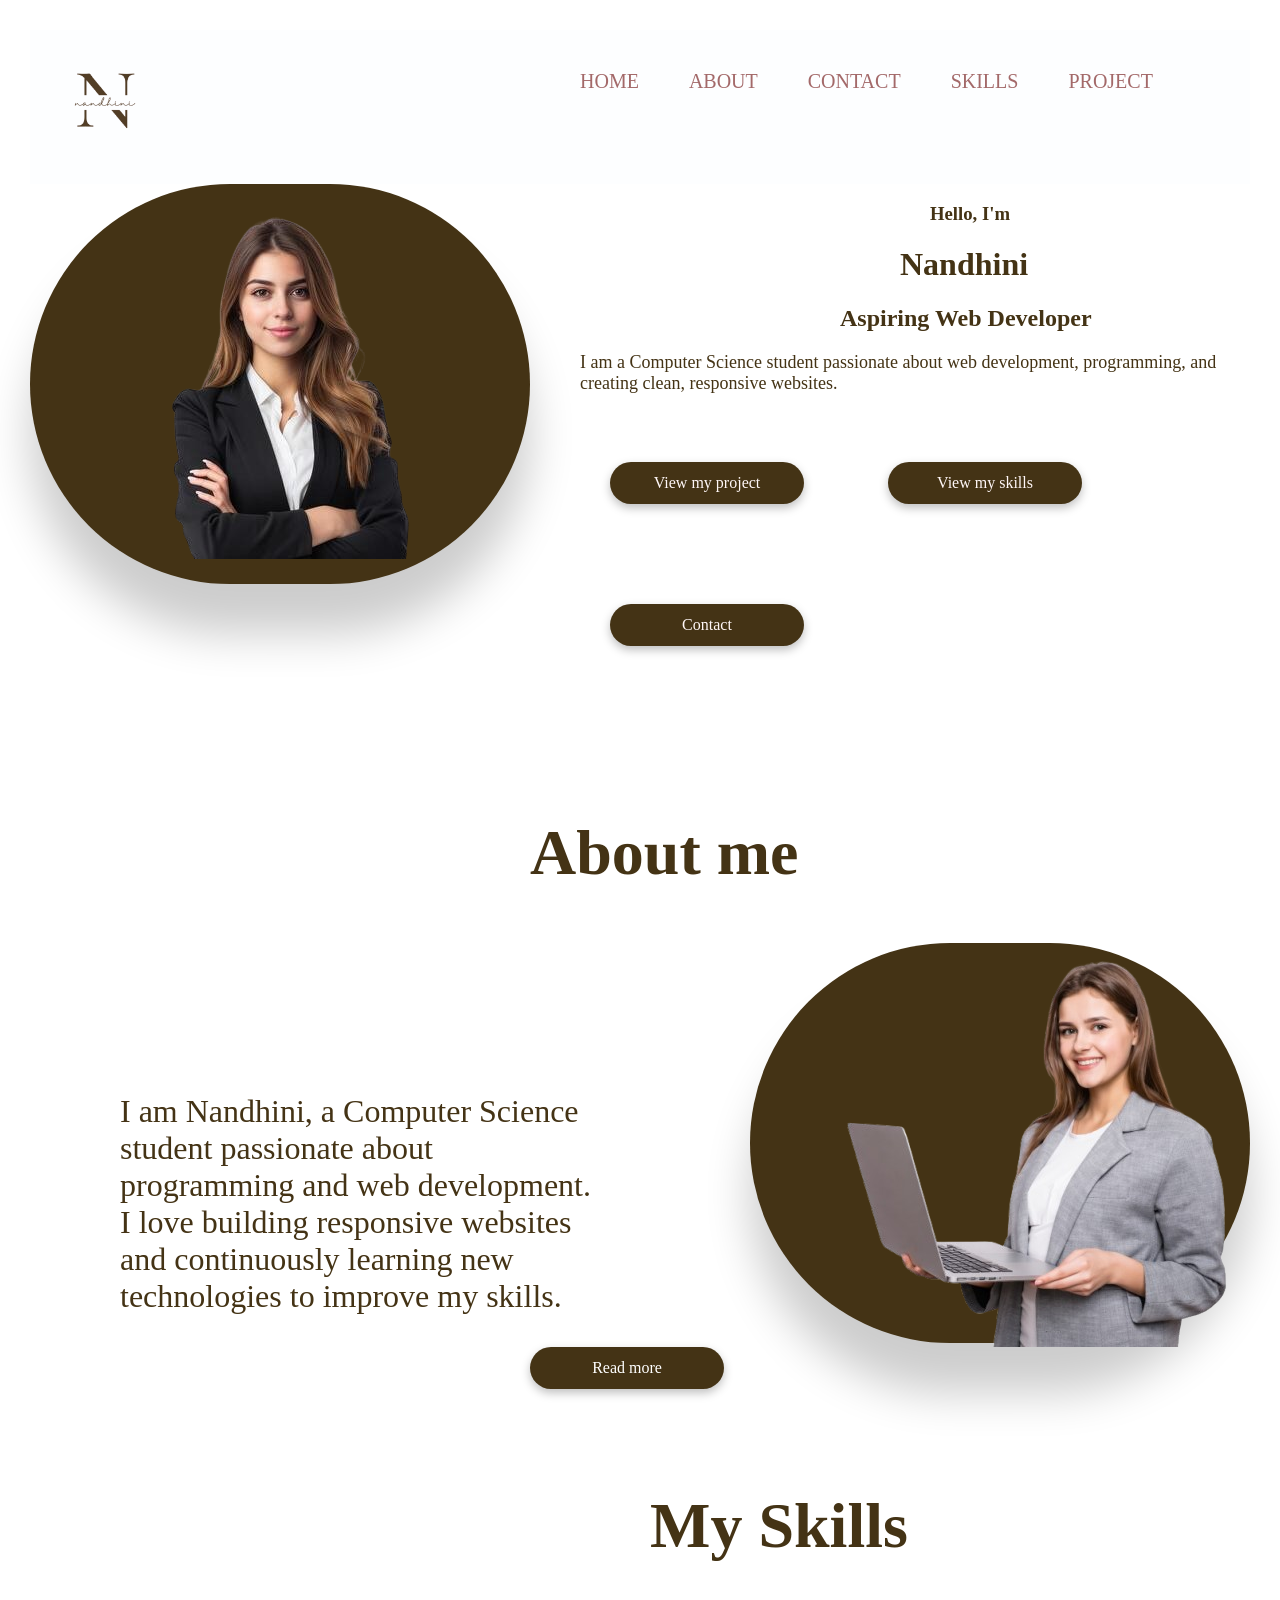
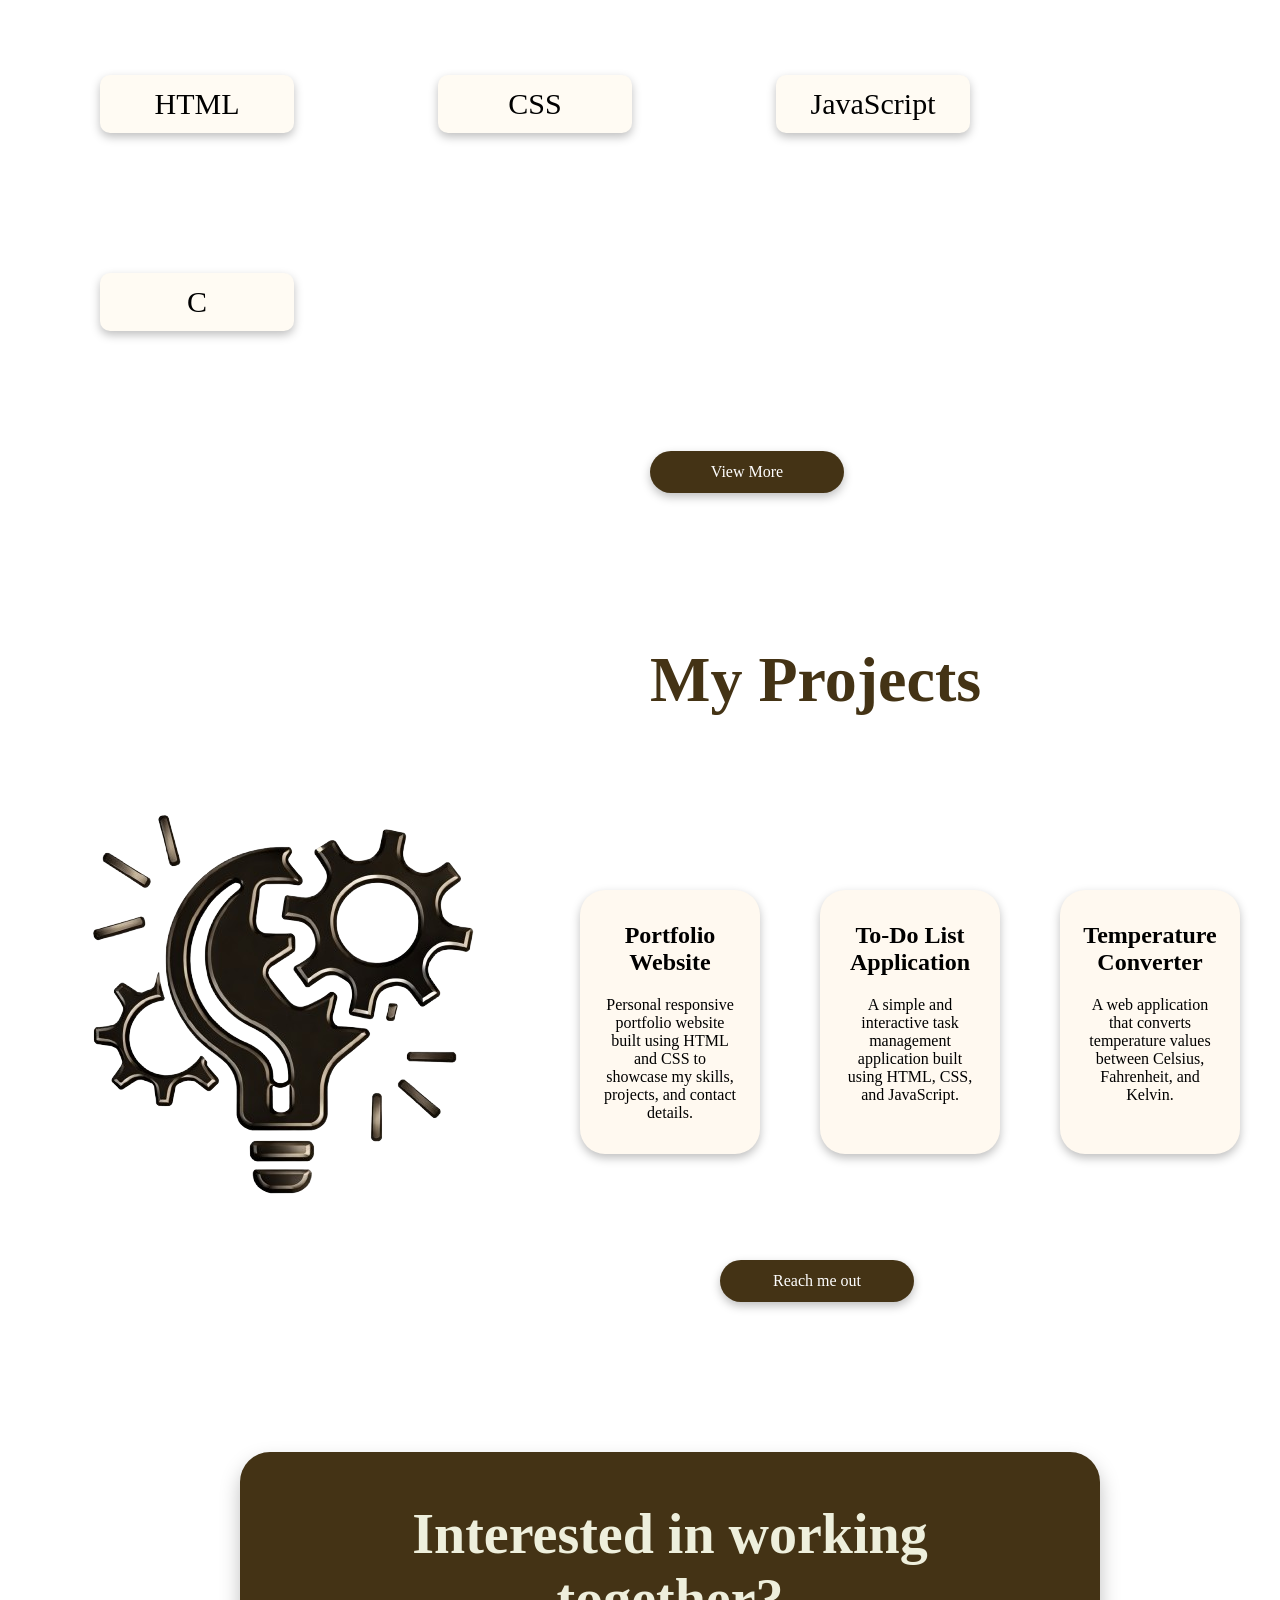
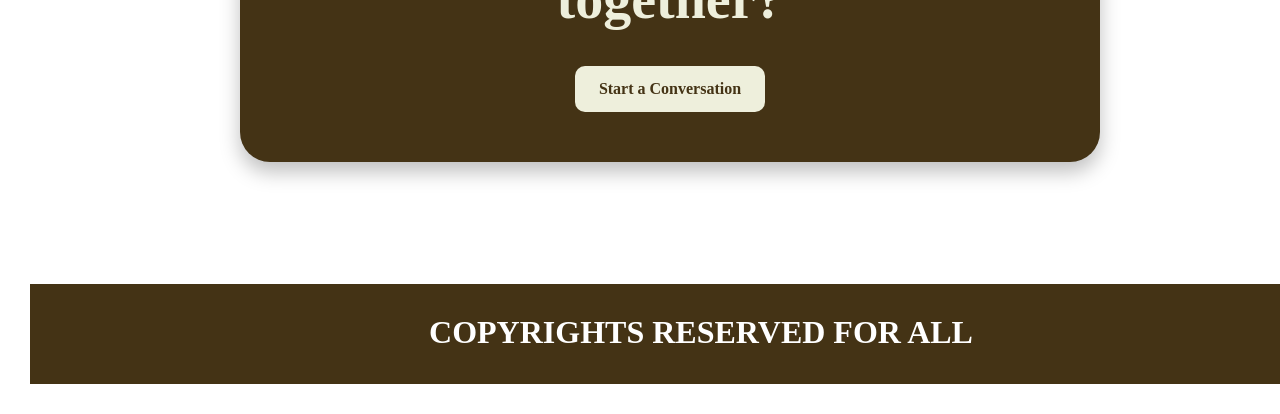
<file: index.html>
<!DOCTYPE html>
<html lang="en">
<head>
    <meta charset="UTF-8">
    <meta name="viewport" content="width=device-width, initial-scale=1.0">
    <title>Nandhini | Portfolio</title>
    <link rel="stylesheet" href="css/home.css">
</head>
<body>
   <div class="top"> <div class="logo">
        <img src="assets/images/logo.png" width="150" alt="Nandhini portfolio logo">
    </div>
  <div class="navbar">
    <nav>
        <a href="index.html">HOME</a>
         <a href="pages/about.html">ABOUT</a>
          <a href="pages/contact.html">CONTACT</a>
           <a href="pages/skills.html">SKILLS</a>
          <a href="pages/project.html">PROJECT</a>
    </nav>
  </div>
  </div>
  <div class="homebtn">
    <div class="homegrl">
<img class="homepic" src="assets/images/homegrl.png" alt="Illustration of a developer">
  </div>
  <div class="hero">
    <div class="hero-text">
        <h3>Hello, I'm</h3>
        <h1>Nandhini</h1>
        <h2>Aspiring Web Developer</h2>
         <p>
            I am a Computer Science student passionate about web development,
            programming, and creating clean, responsive websites.
        </p>
    </div>
    <div class="hero-btn">
        <a class="hero-btn1" href="pages/project.html">View my project</a>
        <a class="hero-btn1" href="pages/skills.html">View my skills</a>
        <a class="hero-btn1" href="pages/contact.html">Contact</a>
    </div>
  </div>
  </div>
  
  <div class="about-pw">
    <h2>About me</h2>
   <div class="homebtn1"> 
    <div class="abtAll">
    <p> I am Nandhini, a Computer Science student passionate about programming
     and web development. I love building responsive websites and continuously
     learning new technologies to improve my skills.</p>
     
    
  <div class="homegrl1">
<img class="homepic1" src="assets/images/homegrl2.png" alt="Developer illustration">

</div>
</div>
 <a href="pages/about.html">Read more</a>
  
  </div>
  </div>
  <div class="skills">
    <h1>My Skills</h1>
    <div class="skills-container">
        <div class="skill1">HTML</div>
        <div class="skill1">CSS</div>
        <div class="skill1">JavaScript</div>
        <div class="skill1">C</div>
        </div>
        <a href="pages/skills.html">View More</a>

  </div>
  <div class="project">
    <h1>My Projects</h1>
  <div class="proAll">
<img src="assets/images/b6a90dfd-8fc0-4a42-801d-daa6c09e5e01-removebg-preview.png" alt="Portfolio project preview">

<div class="pro-card">
    <h2>Portfolio Website</h2>
    <p>Personal responsive portfolio website built using HTML and CSS to showcase my skills, projects, and contact details.</p>
</div>
<div class="pro-card">
<h2>To-Do List Application</h2>
<p>A simple and interactive task management application built using HTML, CSS, and JavaScript.</p>
</div>
<div class="pro-card">
<h2>Temperature Converter</h2>

<p>A web application that converts temperature values between Celsius, Fahrenheit, and Kelvin.
</p>
</div>

</div>
<a href="pages/project.html">Reach me out</a>

  </div>
  <section class="homepage-contact" aria-labelledby="contact-teaser-title">
    <div class="contact-teaser-card">
      <h2 id="contact-teaser-title">Interested in working together?</h2>
      <a class="contact-teaser-button" href="pages/contact.html">Start a Conversation</a>
    </div>
  </section>
  <footer>
  <div class="footer">
    <h1>COPYRIGHTS RESERVED FOR ALL</h1>
  </div>
  </footer>
</body>
</html>
</file>
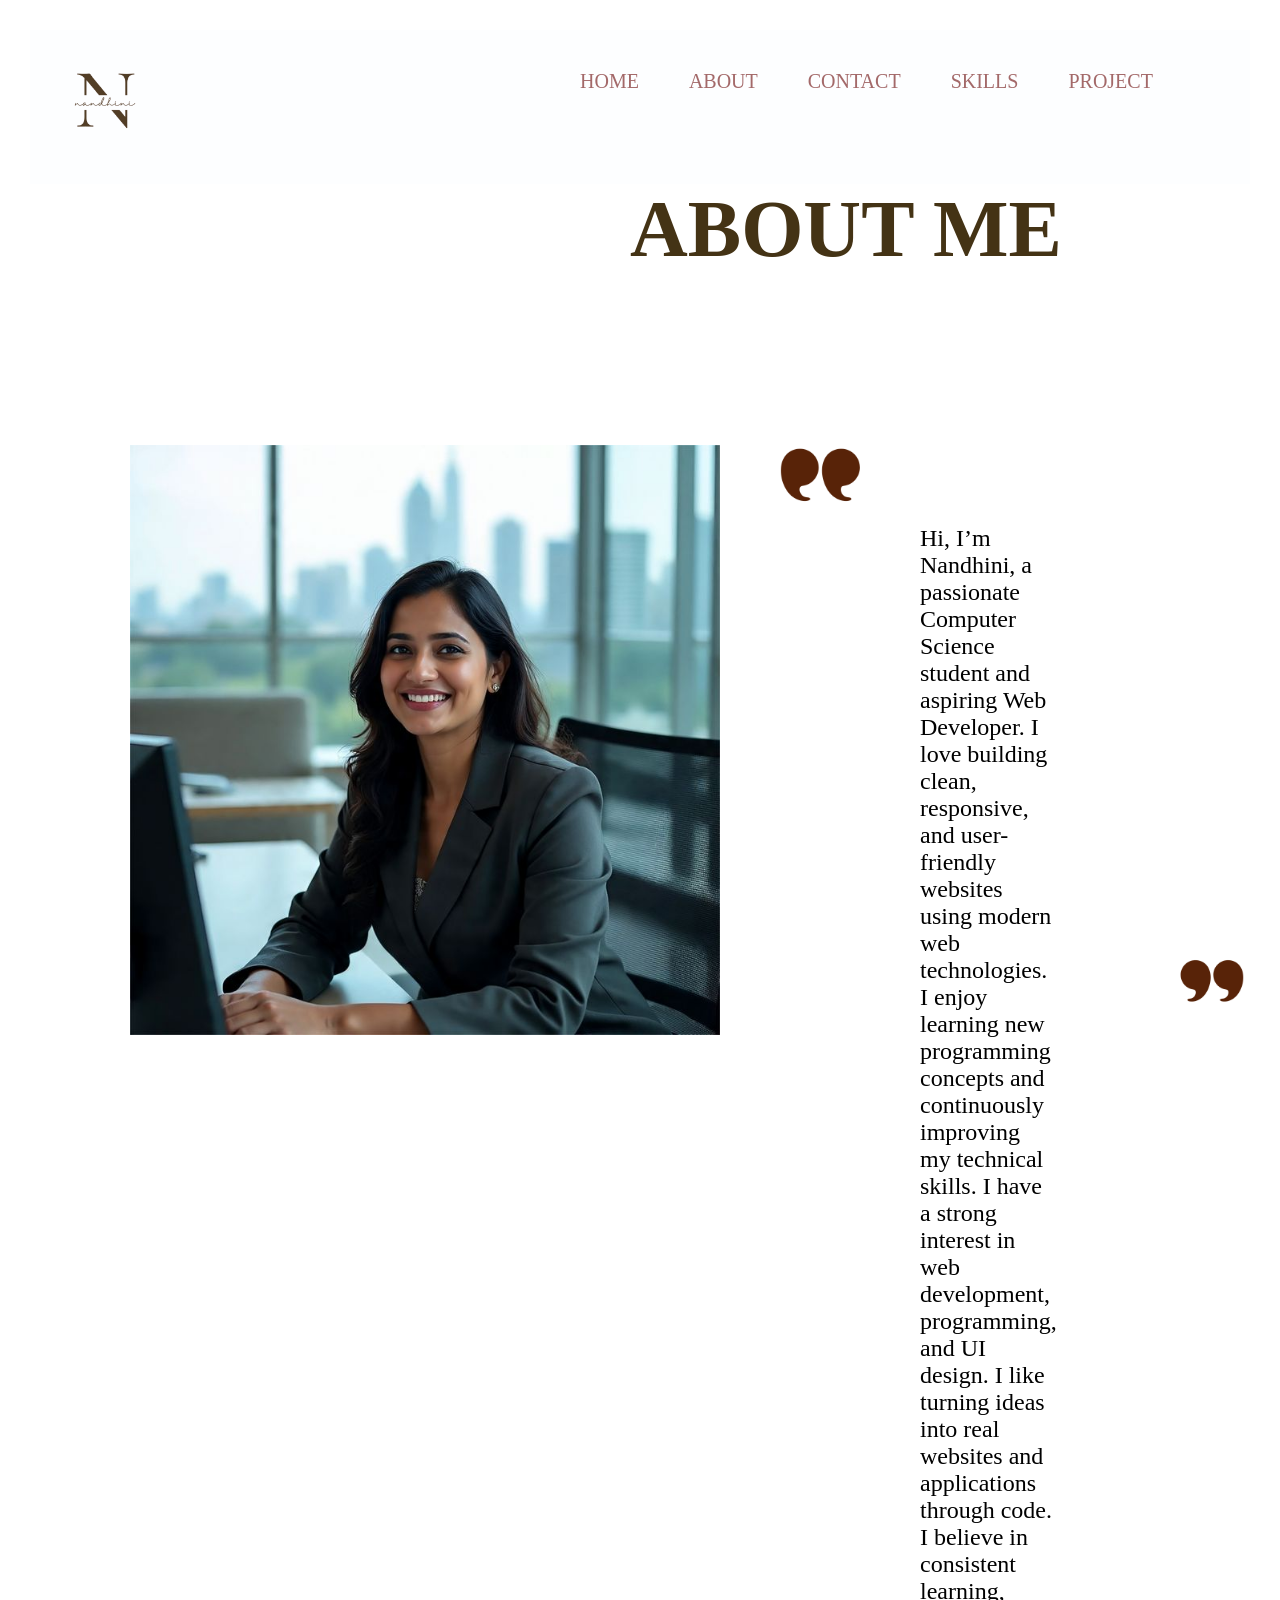
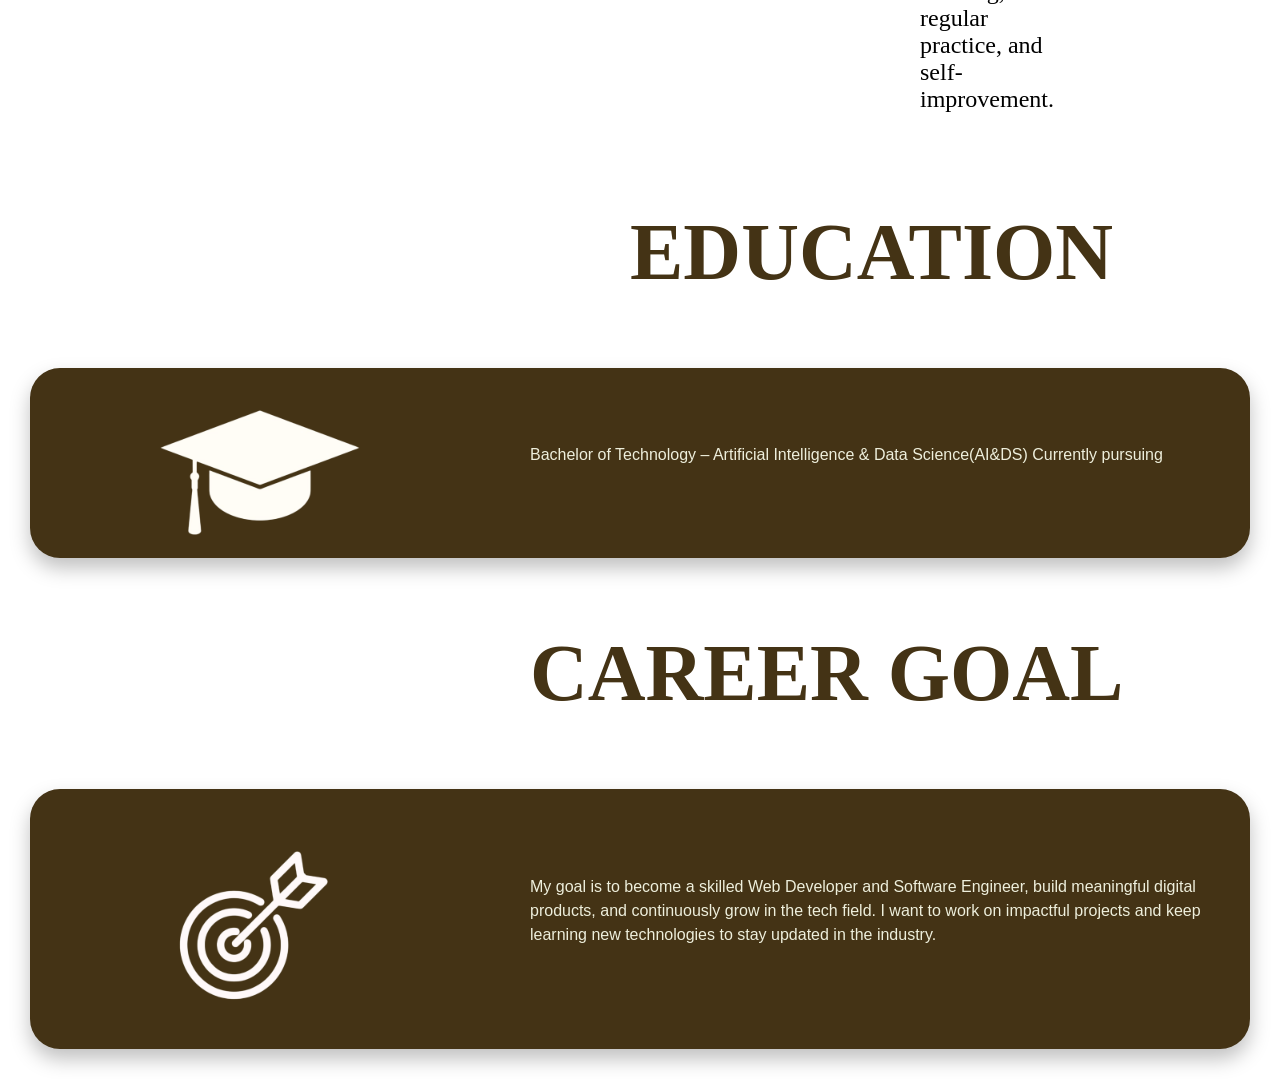
<file: pages/about.html>
<!DOCTYPE html>
<html lang="en">
<head>
    <meta charset="UTF-8">
    <meta name="viewport" content="width=device-width, initial-scale=1.0">
    <title>About | Nandhini</title>
     <link rel="stylesheet" href="../css/home.css">
      <link rel="stylesheet" href="../css/about.css">
</head>
<body>
    <div class="top"> <div class="logo">
        <img src="../assets/images/logo.png" width="150" alt="Nandhini portfolio logo">
    </div>
  <div class="navbar">
    <nav>
        <a href="../index.html">HOME</a>
         <a href="about.html">ABOUT</a>
          <a href="contact.html">CONTACT</a>
           <a href="skills.html">SKILLS</a>
            <a href="project.html">PROJECT</a>
    </nav>
  </div>
  </div>
  <div class="me-about">
    <h1>ABOUT ME</h1>
   <div class="mep">
     <img class="main" src="../assets/images/main.jpg" alt="Nandhini portrait">
   <img class="quote1" src="../assets/images/2.png" alt="Decorative quote mark">
    <p>Hi, I’m Nandhini, a passionate Computer Science student and aspiring Web Developer. I love building clean, responsive, and user-friendly websites using modern web technologies. I enjoy learning new programming concepts and continuously improving my technical skills.

I have a strong interest in web development, programming, and UI design. I like turning ideas into real websites and applications through code. I believe in consistent learning, regular practice, and self-improvement.</p>
<img class="quote2" src="../assets/images/1.png" alt="Decorative quote mark">
  </div>
  </div>
  <div class="education">
    <h1>EDUCATION</h1>
    <div class="education1">
    <img src="../assets/images/3.png" alt="Education illustration">
    <p>Bachelor of Technology – Artificial Intelligence & Data Science(AI&DS)
Currently pursuing</p></div>


  </div>
  <div class="cg">
    <h1>CAREER GOAL</h1>
    <div class="cg1">
    <img src="../assets/images/4.png" alt="Career illustration">
    <p>My goal is to become a skilled Web Developer and Software Engineer, build meaningful digital products, and continuously grow in the tech field. I want to work on impactful projects and keep learning new technologies to stay updated in the industry.</p>
  </div>
  </div>
</body>
</html>
</file>
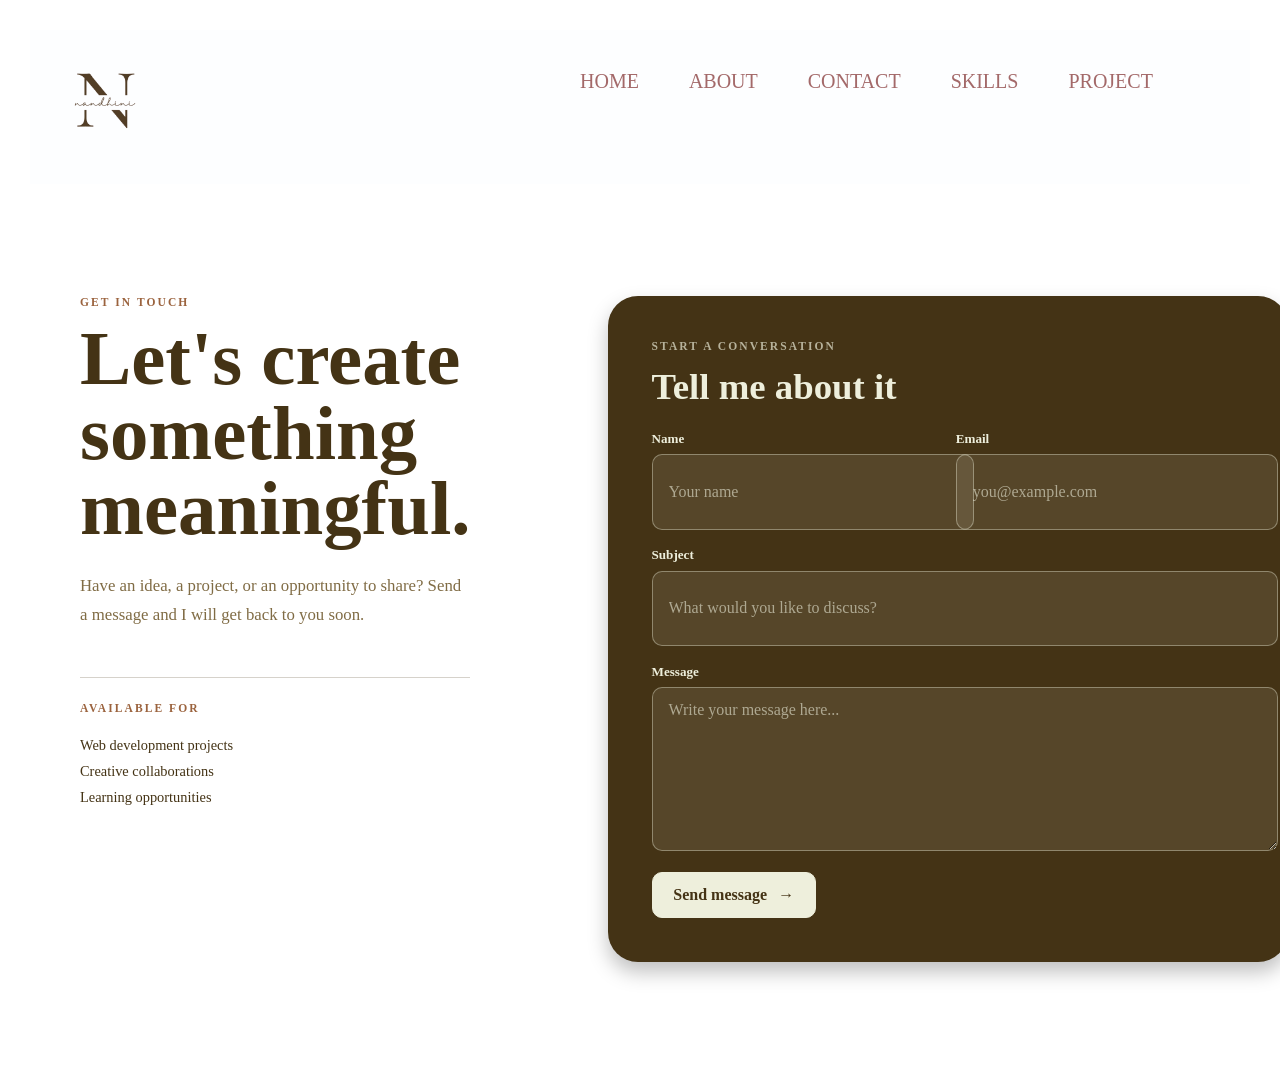
<file: pages/contact.html>
<!DOCTYPE html>
<html lang="en">
<head>
    <meta charset="UTF-8">
    <meta name="viewport" content="width=device-width, initial-scale=1.0">
    <title>Contact | Nandhini</title>
    <link rel="stylesheet" href="../css/home.css">
    <link rel="stylesheet" href="../css/contact.css">
</head>
<body>
    <div class="top">
        <div class="logo">
            <a href="../index.html"><img src="../assets/images/logo.png" width="150" alt="Nandhini portfolio logo"></a>
        </div>
        <div class="navbar">
            <nav aria-label="Primary navigation">
                <a href="../index.html">HOME</a>
                <a href="about.html">ABOUT</a>
                <a href="contact.html" aria-current="page">CONTACT</a>
                <a href="skills.html">SKILLS</a>
                <a href="project.html">PROJECT</a>
            </nav>
        </div>
    </div>
    <main class="contact">
        <section class="contact-intro" aria-labelledby="contact-title">
            <p class="eyebrow">GET IN TOUCH</p>
            <h1 id="contact-title">Let's create something meaningful.</h1>
            <p class="contact-lead">Have an idea, a project, or an opportunity to share? Send a message and I will get back to you soon.</p>
            <div class="contact-details">
                <p class="detail-label">AVAILABLE FOR</p>
                <p>Web development projects<br>Creative collaborations<br>Learning opportunities</p>
            </div>
        </section>
        <form class="contact-form">
            <div class="form-heading">
                <p class="eyebrow">START A CONVERSATION</p>
                <h2>Tell me about it</h2>
            </div>
            <div class="form-row">
                <div class="field">
                    <label for="name">Name</label>
                    <input class="con" id="name" name="name" type="text" placeholder="Your name" autocomplete="name" required>
                </div>
                <div class="field">
                    <label for="email">Email</label>
                    <input class="con" id="email" name="email" type="email" placeholder="you@example.com" autocomplete="email" required>
                </div>
            </div>
            <div class="field">
                <label for="subject">Subject</label>
                <input class="con" id="subject" name="subject" type="text" placeholder="What would you like to discuss?" required>
            </div>
            <div class="field">
                <label for="message">Message</label>
                <textarea class="con" id="message" name="message" placeholder="Write your message here..." required></textarea>
            </div>
            <button class="btn" type="submit">Send message <span aria-hidden="true">&rarr;</span></button>
        </form>
    </main>
</body>
</html>
</file>
<file: css/home.css>
.navbar a{
    color:black;
    text-decoration: none;
    color:#6d0f0f9f;
    

}
.navbar nav{
    display: flex;
    gap:50px;
    justify-content: center;
    margin: auto;
    margin-left: 400px;
    margin-top: 40px;
    font-size: 20px;
    
}
.top{
    display: flex;
    background-color: rgb(253, 254, 255);
}
.homegrl{
    background-color:rgb(68, 51, 21);
    width:500px;
    height:400px;
  display: flex;
    border-radius: 10000px;
    align-items:center ;
    justify-content: center;
     box-shadow: 0 50px 45px rgba(0,0,0,0.2);
}
.homepic{
    margin-left: 0px;
    
}
body{
    margin:30px;
}
.homebtn{
    display:flex;

}
.hero {
   margin-top: auto;
    margin-left: 50px;
    color:rgb(68, 51, 21);
  
}
.hero-btn a {
    text-decoration: none;
    color:rgb(255, 247, 247);
    
    margin-left: 30px;
}
.hero h1{
    margin-left: 320px;
}
.hero h3{
    margin-left: 350px;
}
.hero h2{
    margin-left: 260px;
}
.hero p{
    font-size: large;
}
.hero-btn1{
    display:inline-block;
    padding:12px 22px;
    background-color:rgb(68, 51, 21);
    width:150px;
    border-radius:25px;
    text-decoration:none;
    font-size:16px;
    margin:50px;
    box-shadow: 0 4px 10px rgba(0,0,0,0.25);
    text-align: center;
    transition:0.3s;
}
.hero-btn1:hover{
     box-shadow: 0 10px 20px rgba(0,0,0,0.25);
     transform: translateY(-10px);
}
.about-pw h2{
font-size:4em;
color:rgb(68, 51, 21);
margin-left:500px;
margin-top: 120px;
}
.about-pw p{
     font-size: large;
     color:rgb(68, 51, 21);
  margin-left: 90px;
  margin-top: 150px;
  font-size: xx-large;

}

.about-pw a{
    text-decoration: none;
    display:inline-block;
    padding:12px 22px;
    background-color:rgb(68, 51, 21);
    width:150px;
    border-radius:25px;
    text-decoration:none;
    font-size:16px;
    
    box-shadow: 0 4px 10px rgba(0,0,0,0.25);
    text-align: center;
    transition:0.3s;
    color:white;
    margin-left:500px;
   
}
.abtAll{
    display: flex;
}

.homepic1{

}
.homegrl1{
     background-color:rgb(68, 51, 21);
    width:500px;
    height:400px;
  display: flex;
    border-radius: 10000px;
    align-items:center ;
    justify-content: center;
     box-shadow: 0 50px 45px rgba(0,0,0,0.2);
    margin-left: 150px;
}
.about-pw a:hover{
     box-shadow: 0 10px 20px rgba(0,0,0,0.25);
     transform: translateY(-10px);
}
.skills h1{
font-size:4em;
color:rgb(68, 51, 21);
margin-left:620px;
margin-top: 100px;
}
.skill1{
     display:inline-block;
    padding:12px 22px;
    background-color:rgb(255, 251, 243);
    width:150px;
    border-radius:10px;
   
    font-size:30px;
    margin:70px;
    box-shadow: 0 4px 10px rgba(0,0,0,0.25);
    text-align: center;
    transition:0.3s;
    color:black;
    
}
.skills a{
text-decoration: none;
    display:inline-block;
    padding:12px 22px;
    background-color:rgb(68, 51, 21);
    width:150px;
    border-radius:25px;
    text-decoration:none;
    font-size:16px;
    margin:50px;
    box-shadow: 0 4px 10px rgba(0,0,0,0.25);
    text-align: center;
    transition:0.3s;
    color:white;
    margin-left:620px;
}  
.skills a:hover{
    box-shadow: 0 10 20px rgba(0,0,0,0.25);
    transform:translateY(-10px)
}
.project img{
    width:500px;
}
.project h1{
    font-size:4em;
color:rgb(68, 51, 21);
margin-left:620px;
margin-top: 100px;
}
.pro-card{
display:inline-block;
    padding:12px 22px;
    background-color:rgb(255, 249, 240);
    width:150px;
    height:240px;
    border-radius:25px;
    text-decoration:none;
    font-size:16px;
    margin:10px;
    box-shadow: 0 4px 10px rgba(0,0,0,0.25);
    text-align: center;
    transition:0.3s;
    color:black;
    margin-left: 50px;
    margin-top: 130px;
    
   
  
}
.proAll{
    display:flex;
}
.project a{
    text-decoration: none;
    display:inline-block;
    padding:12px 22px;
    background-color:rgb(68, 51, 21);
    width:150px;
    border-radius:25px;
    text-decoration:none;
    font-size:16px;
    margin:50px;
    box-shadow: 0 4px 10px rgba(0,0,0,0.25);
    text-align: center;
    transition:0.3s;
    color:white;
    margin-left:690px;
    margin-top:0;
}
.homepage-contact {
    display: flex;
    justify-content: center;
    width: 100%;
    padding: 100px 30px;
}
.contact-teaser-card {
    display: flex;
    flex-direction: column;
    align-items: center;
    width: min(100%, 760px);
    padding: 50px;
    border-radius: 30px;
    background-color: rgb(68, 51, 21);
    box-shadow: 0 10px 20px rgba(0, 0, 0, 0.25);
    text-align: center;
    opacity: 0;
    animation: fadeUp 1.2s ease forwards;
    transition: transform 0.3s ease, box-shadow 0.3s ease;
}
.contact-teaser-card:hover {
    transform: translateY(-10px);
    box-shadow: 0 18px 28px rgba(0, 0, 0, 0.25);
}
.contact-teaser-card h2 {
    max-width: 580px;
    margin: 0;
    color: rgb(238, 239, 220);
    font-size: clamp(2rem, 5vw, 3.5rem);
    line-height: 1.15;
}
.contact-teaser-button {
    display: inline-block;
    margin-top: 35px;
    padding: 14px 24px;
    border-radius: 10px;
    background-color: rgb(238, 239, 220);
    color: rgb(68, 51, 21);
    font-size: 1rem;
    font-weight: 700;
    text-decoration: none;
    transition: transform 0.2s ease, background-color 0.2s ease;
}
.contact-teaser-button:hover,
.contact-teaser-button:focus-visible {
    transform: scale(1.05);
    background-color: rgb(255, 249, 240);
}
@keyframes fadeUp {
    from {
        opacity: 0;
        transform: translateY(40px);
    }
    to {
        opacity: 1;
        transform: translateY(0);
    }
}
@media (max-width: 680px) {
    .homepage-contact {
        padding: 70px 15px;
    }
    .contact-teaser-card {
        padding: 35px 22px;
    }
}
footer {
    background-color: rgb(68, 51, 21) ;
    height:100px;
    width:110%;
    margin:0;
}
footer h1{
    color:white;
    text-align: center;
    justify-content: center;
   padding:30px
}
</file>
<file: css/about.css>
.me-about h1{
    font-size: 5em;
    margin-left: 600px;
    color:  rgb(68, 51, 21);
    margin-top: 0px;
    margin-bottom: 100px;
}
.main{
    width:600px;
    margin-left: 100px;
    height:590px;
    margin-top: 70px;
}
.me-about p {
    margin-top: 150px;
font-size: x-large;

margin-right: 50px;
}
.mep{
    display:flex;
    margin-top: 0px;

 

}
.quote1{
    width:200px;
    height:200px;
    margin-top: 0px;

}
.quote2{
    width:200px;
    height:200px;
margin-top:500px;
margin-left: 0px;
}
.education h1{
    font-size: 5em;
    margin-left: 600px;
    color:  rgb(68, 51, 21);
    margin-top: 70px;
    margin-bottom: 0px;
}
.education img{
  
    width:200px;
    height:200px;
   
    margin-left: 100px;
   
}
.education1{
    background-color:rgb(68, 51, 21) ;
    display:flex;
   margin-top: 70px;
   padding:30px;
height: 130px;
align-items: center;
border-radius: 30px;
 box-shadow:0 10px 20px rgba(0,0,0,0.25);


}
.education1:hover{
    box-shadow:0 10px 20px rgba(0,0,0,0.25);
    transform: translateY(-10px);
}
.education1 p{
    color:rgb(238, 239, 220);
    display: flex;
    margin-top: 0px;
    font-size: 1em;
    font-family: 'Poppins', sans-serif;
    margin-left: 170px;
}
.cg1{
   background-color:rgb(68, 51, 21) ;
    display:flex;
   margin-top: 70px;
   padding:30px;
height: 200px;
align-items: center;
border-radius: 30px;
 box-shadow:0 10px 20px rgba(0,0,0,0.25);
 
}
.cg1:hover{
    box-shadow:0 10px 20px rgba(0,0,0,0.25);
    transform: translateY(-10px);
}
.cg h1{
     font-size: 5em;
    margin-left: 500px;
    color:  rgb(68, 51, 21);
    margin-top: 70px;
    margin-bottom: 0px;
  
}
.cg1 img{
    width:200px;
    height:200px;
   
    margin-left: 100px;
}
.cg1 p{
    color:rgb(238, 239, 220);
    display: flex;
    margin-top: 0px;
    font-size: 1em;
    font-family: 'Poppins', sans-serif;
    margin-left: 170px;
    line-height: 1.5;
}

.me-about,
.education,
.cg {
    opacity: 0;
    animation: fadeUp 1.2s ease forwards;
}

.education {
    animation-delay: 0.3s;
}

.cg {
    animation-delay: 0.6s;
}

@keyframes fadeUp {
    from {
        opacity: 0;
        transform: translateY(40px);
    }
    to {
        opacity: 1;
        transform: translateY(0);
    }
}
</file>
<file: css/contact.css>
:root {
	--brown: rgb(68, 51, 21);
	--muted-brown: #806c45;
}

.contact {
	display: grid;
	grid-template-columns: minmax(0, .85fr) minmax(0, 1.15fr);
	gap: clamp(2rem, 7vw, 7rem);
	align-items: start;
	max-width: 1120px;
	margin: 5rem auto;
	padding: 2rem;
	opacity: 0;
	animation: fadeUp 1.2s .9s ease forwards;
}

.contact-intro {
	max-width: 390px;
}

.eyebrow,
.detail-label {
	margin: 0 0 .8rem;
	color: #9b633e;
	font-size: .72rem;
	font-weight: 700;
	letter-spacing: .18em;
}

.contact h1 {
	margin: 0;
	color: var(--brown);
	font-size: clamp(3.2rem, 6vw, 5em);
	line-height: .98;
}

.contact-lead {
	margin: 1.5rem 0 0;
	color: var(--muted-brown);
	font-size: 1.05rem;
	line-height: 1.75;
}

.contact-details {
	margin-top: 3rem;
	padding-top: 1.25rem;
	border-top: 1px solid rgba(68, 51, 21, .22);
	color: var(--brown);
	font-size: .9rem;
	line-height: 1.8;
}

.detail-label {
	margin-bottom: .4rem;
}

.contact-form {
	display: grid;
	gap: 1.1rem;
	width: 100%;
	min-width: 0;
	margin: 0;
	padding: clamp(1.5rem, 4vw, 2.75rem);
	border-radius: 30px;
	background: var(--brown);
	box-shadow: 0 10px 20px rgba(0, 0, 0, .25);
	text-align: left;
	transition: transform .3s ease, box-shadow .3s ease;
}

.contact-form:hover {
	transform: translateY(-10px);
	box-shadow: 0 18px 28px rgba(0, 0, 0, .25);
}

.form-heading {
	margin-bottom: .35rem;
}

.form-heading .eyebrow {
	color: rgba(238, 239, 220, .68);
}

.form-heading h2 {
	margin: 0;
	color: rgb(238, 239, 220);
	font-size: clamp(1.7rem, 3vw, 2.3rem);
}

.form-row {
	display: grid;
	grid-template-columns: 1fr 1fr;
	gap: 1rem;
}

.field {
	display: grid;
	gap: .45rem;
}

.contact-form label {
	color: rgb(238, 239, 220);
	font-size: .82rem;
	font-weight: 600;
}

.con {
	width: 100%;
	min-height: 3rem;
	padding: .8rem 1rem;
	border: 1px solid rgba(238, 239, 220, .38);
	border-radius: 10px;
	outline: none;
	background: rgba(238, 239, 220, .1);
	color: rgb(238, 239, 220);
	font: inherit;
	transition: border-color .2s ease, background-color .2s ease, box-shadow .2s ease;
}

.con::placeholder {
	color: rgba(238, 239, 220, .58);
}

.con:focus {
	border-color: rgb(238, 239, 220);
	background: rgba(238, 239, 220, .18);
	box-shadow: 0 0 0 3px rgba(238, 239, 220, .14);
}

textarea.con {
	min-height: 8.5rem;
	resize: vertical;
}

.btn {
	justify-self: start;
	display: inline-flex;
	align-items: center;
	gap: .7rem;
	margin-top: .25rem;
	padding: .8rem 1.3rem;
	border: 1px solid rgb(238, 239, 220);
	border-radius: 10px;
	background: rgb(238, 239, 220);
	color: var(--brown);
	cursor: pointer;
	font: inherit;
	font-weight: 600;
	transition: transform .2s ease, background-color .2s ease, color .2s ease;
}

.btn:hover,
.btn:focus-visible {
	transform: translateY(-3px);
	background: transparent;
	color: rgb(238, 239, 220);
}

@keyframes fadeUp {
	from {
		opacity: 0;
		transform: translateY(40px);
	}
	to {
		opacity: 1;
		transform: translateY(0);
	}
}

@media (max-width: 820px) {
	.contact {
		display: block;
		margin: 3.5rem auto;
		padding: 1rem;
	}

	.contact-intro {
		max-width: none;
	}

	.contact-details {
		margin-top: 2rem;
	}

	.contact-form {
		margin-top: 2.5rem;
	}

	.form-row {
		grid-template-columns: 1fr;
	}
}
</file>
